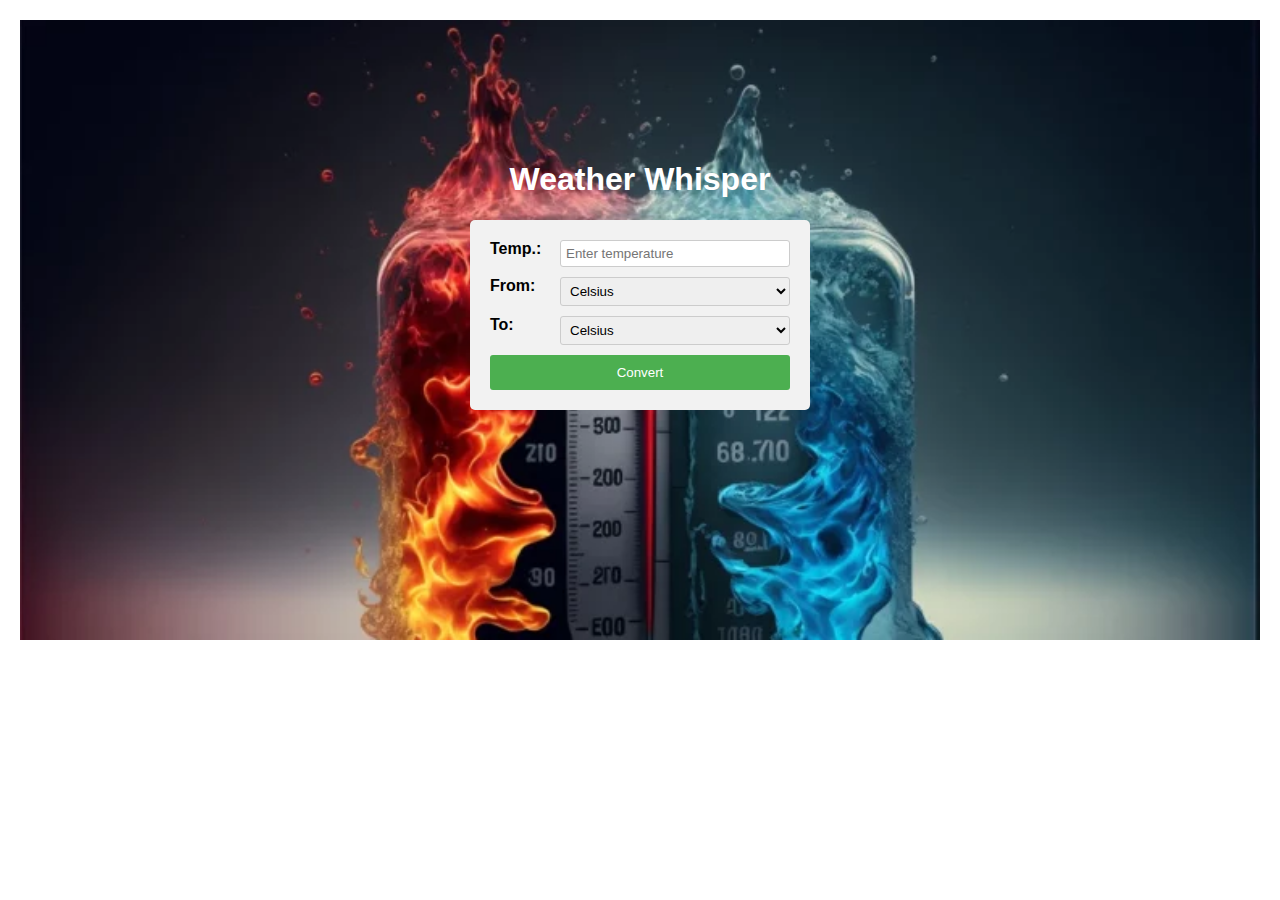
<file: Task1Part3/index.html>
<!DOCTYPE html>
<html>
<head>
  <title>Temperature Converter Website</title>
    <link rel="stylesheet" href="style.css">
</head>
<body>
    <div style="background-image: url('tempPicture.webp'); 
    background-size: cover; height: 560px; padding-top:60px;">
  <div style="background-color:transparent; height:520px; padding-top:60px;"> 
     <style>
      h1 {
          color: white;
      }
  </style>
  <h1>Weather Whisper</h1>
    <div class="converter">
    <div class="input-group">
      <label>Temp.: </label>
      <input type="number" id="temperature" placeholder="Enter temperature" required>
    </div>
    <div class="input-group">
      <label>From:</label>
      <select id="fromUnit">
        <option value="celsius">Celsius</option>
        <option value="fahrenheit">Fahrenheit</option>
        <option value="kelvin">Kelvin</option>
      </select>
    </div>
    <div class="input-group">
      <label>To:</label>
      <select id="toUnit">
        <option value="celsius">Celsius</option>
        <option value="fahrenheit">Fahrenheit</option>
        <option value="kelvin">Kelvin</option>
      </select>
    </div>
    <button class="convert-btn" onclick="convertTemperature()">Convert</button>
    <div class="result" id="result"></div>
  </div>
</div>
</div>
  <script src="script.js"></script>
</body>
</html>
</file>
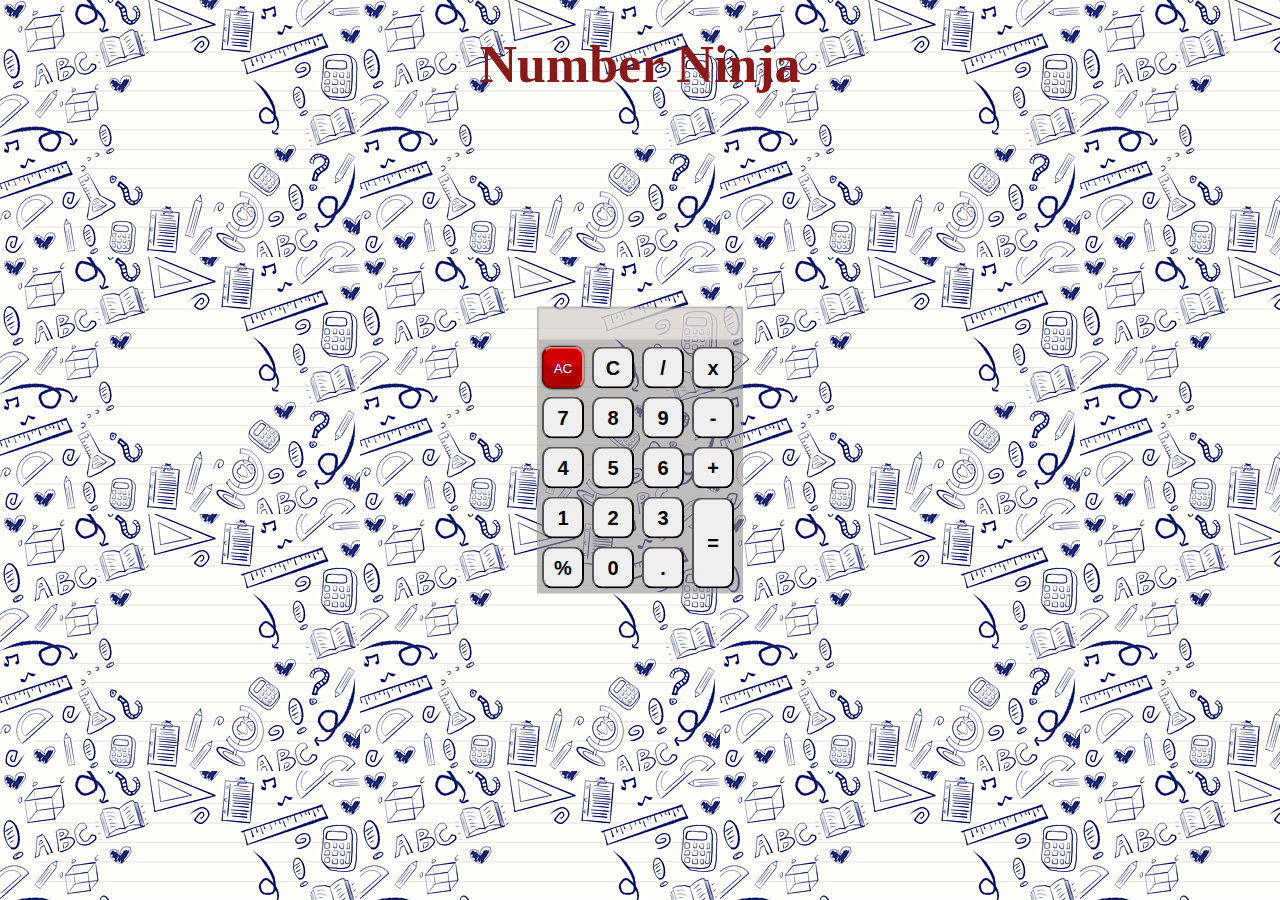
<file: Task2Part1/index.html>
<!DOCTYPE html>
<html lang="en">
    
<head>
    <meta charset="UTF-8">
    <meta name="viewport" content="width=device-width, initial-scale=1.0">
    <meta http-equiv="X-UA-Compatible" content="ie=edge">
    <title>Calculator Website</title>
    <link rel="stylesheet" href="style.css">
    <script src="script.js"></script>
</head>
<body>
    <style>
        h1{
            color: rgb(138, 25, 25);
        }
    </style>
    <h1>Number Ninja</h1>
    <div class="container">
        <form name="form">
            <input class="textview" name="textview">
        </form>
            <table>
                <tr>
                        <td><input class="allclearButton" type="button" value="AC" onclick="clean()"></td>
                        <td><input class="button" type="button" value="C" onclick="back()"></td>
                        <td><input class="button" type="button" value="/" onclick="insert('/')"></td>
                        <td><input class="button" type="button" value="x" onclick="insert('*')"></td>
                </tr>
                <tr>
                        <td><input class="button" type="button" value="7" onclick="insert(7)"></td>
                        <td><input class="button" type="button" value="8" onclick="insert(8)"></td>
                        <td><input class="button" type="button" value="9" onclick="insert(9)"></td>
                        <td><input class="button" type="button" value="-" onclick="insert('-')"></td>
                 </tr>
                 <tr>
                        <td><input class="button"  type="button" value="4" onclick=insert(4)></td>
                        <td><input class="button" type="button" value="5" onclick=insert(5)></td>
                        <td><input class="button" type="button" value="6" onclick="insert(6)"></td>
                        <td><input class="button" type="button" value="+" onclick="insert('+')"></td>
                </tr>
                 <tr>
                        <td><input class="button" type="button" value="1" onclick="insert(1)"></td>
                        <td><input class="button" type="button" value="2" onclick="insert(2)"></td>
                        <td><input class="button" type="button" value="3" onclick="insert(3)"></td>
                        <td rowspan="5"><input class="equalButton" type="button" value="=" onclick=equals()></td>
              </tr>
                <tr>
                        <td><input class="button" type="button" value="%" onclick="insert('%')"></td>
                        <td><input class="button" type="button" value="0" onclick="insert(0)"></td>
                        <td><input class="button" type="button" value="." onclick="insert('.')"></td>
                        
                </tr>

            </table>
    </div>
</body>
</html>
</file>
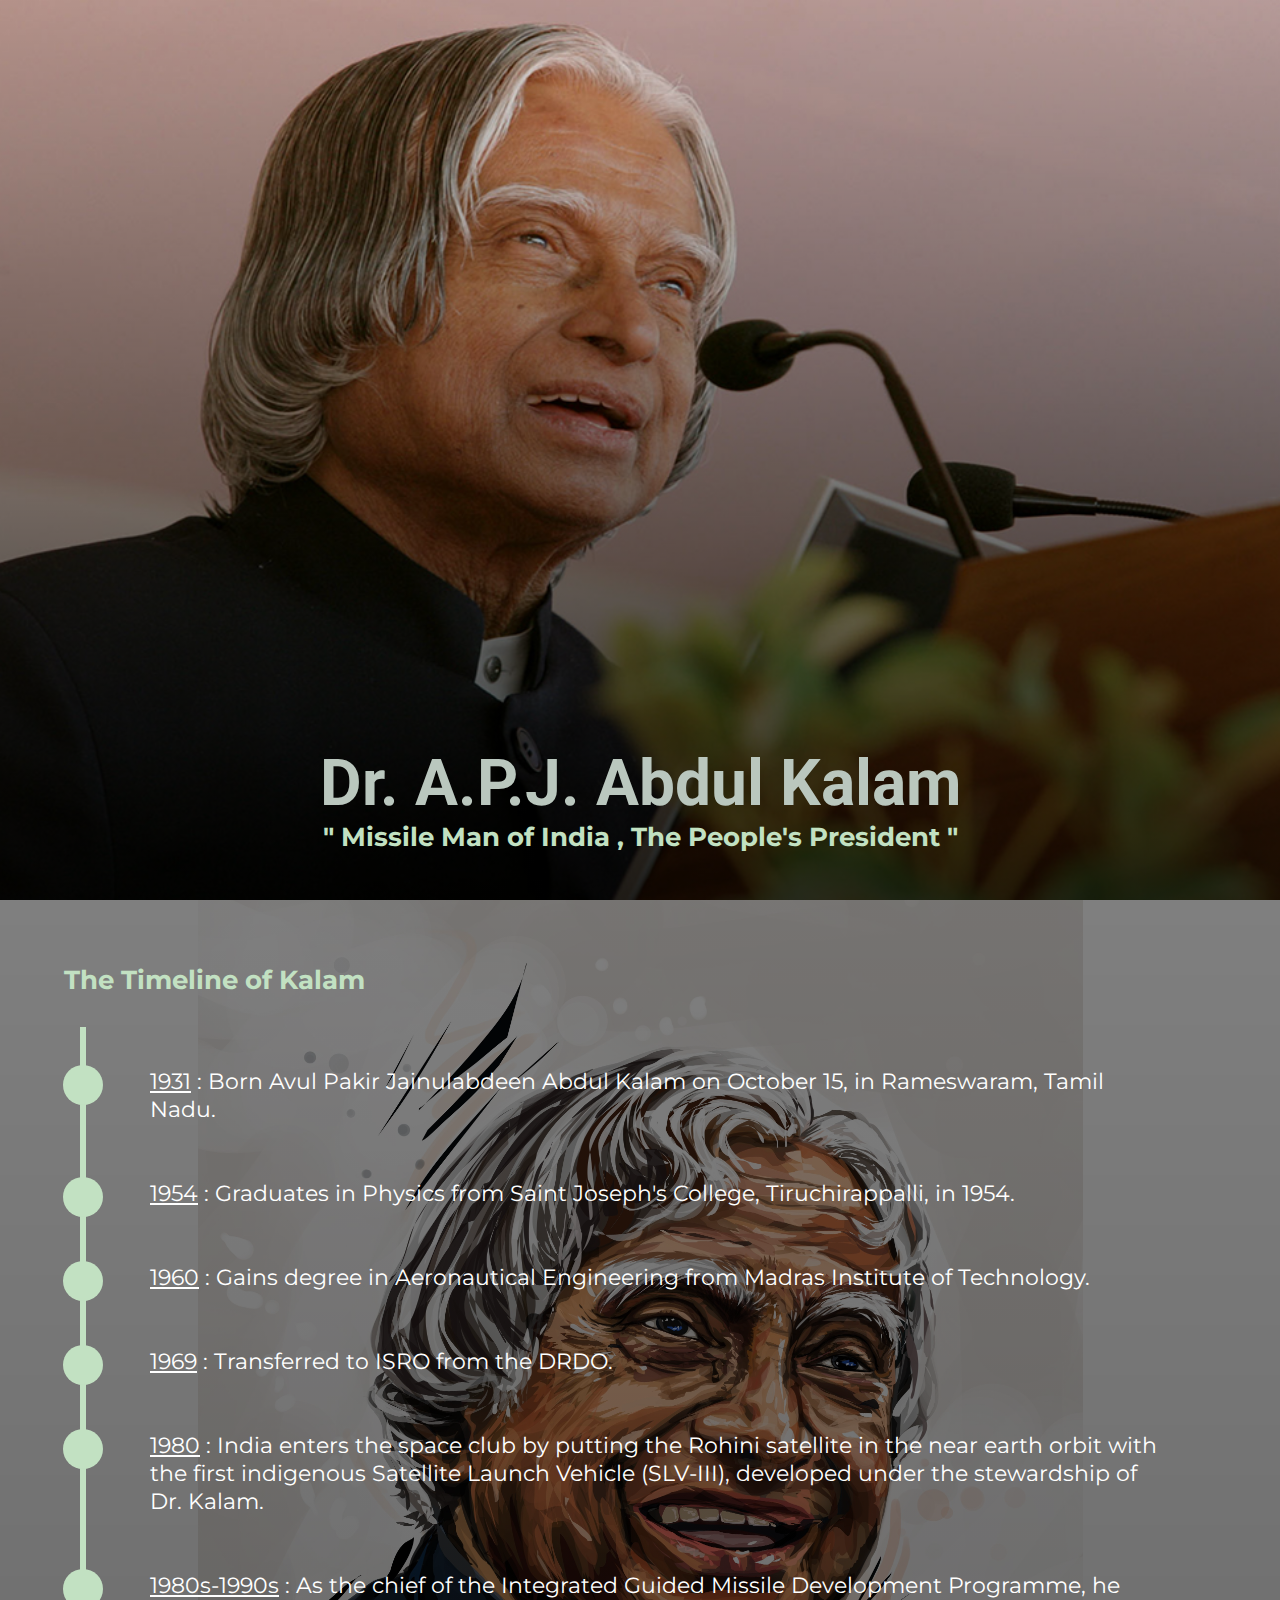
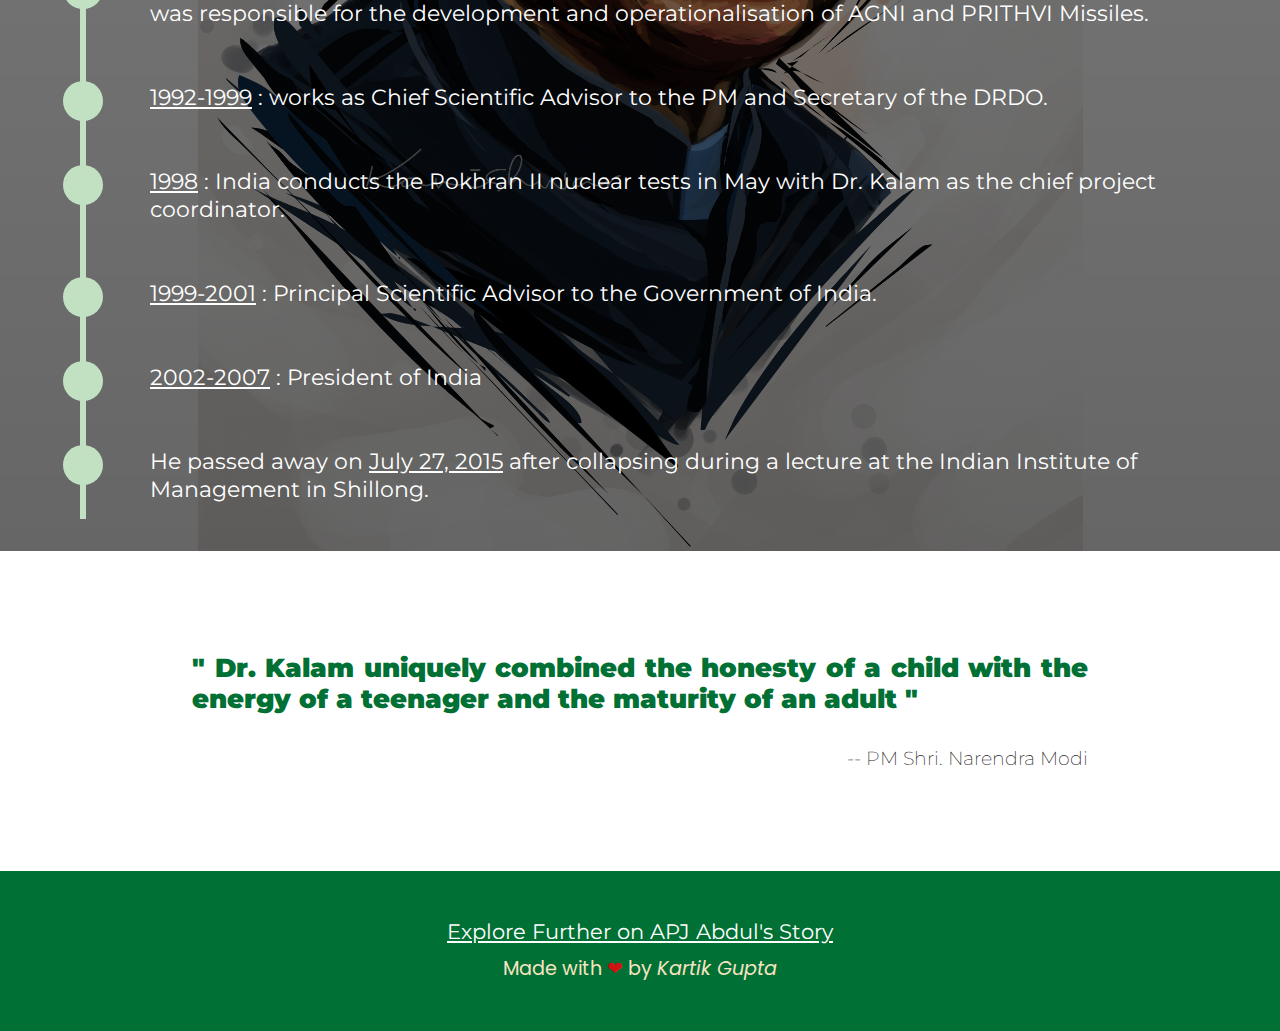
<file: Task2Part2/index.html>
<!DOCTYPE html>
<html lang="en">
<head>
    <meta charset="UTF-8">
    <meta name="description" content="Tribute Page - Dr. A.P.J. Abdul Kalam">
    <meta name="keywords" content="tribute page , abdul kalam, kalam, essay on kalam , Tribute Page - Dr. A.P.J. Abdul Kalam, tribute to abdul kalam , APJ kalam , github pages, demo website, projects using html and css only, short description about abdul kalam">
    <meta http-equiv="X-UA-Compatible" content="IE=edge">
    <meta name="author" content="Kartik Gupta">
    <meta name="viewport" content="width=device-width, initial-scale=1.0">
    <title>Tribute Page - Dr. A.P.J. Abdul Kalam</title>
    <link rel="stylesheet" href="style.css">
    <link rel="stylesheet" href="responsive.css">
</head>

<body>
    <header class="hero-section flex">
        <!-- <img src="images/Announcements.jpg" alt=""> -->
        <div class="hero-section-content flex">
            <h1 class="main-heading">Dr. A.P.J. Abdul Kalam</h1>
            <h2 class="sub-heading">" Missile Man of India , The People's President "</h2>
        </div>
    </header>
    <main>
        <section class="container timeline">
            <h2 class="sub-heading timeline-heading">The Timeline of Kalam</h2>
            <ul class="timeline-content flex">
                <li>
                    <p><a href="https://en.wikipedia.org/wiki/A._P._J._Abdul_Kalam#:~:text=Avul%20Pakir%20Jainulabdeen%20Abdul%20Kalam%20was,and%20one%20sister%20in%20his%20family." target="_blank">1931</a> : Born Avul Pakir Jainulabdeen Abdul Kalam on October 15, in Rameswaram, Tamil Nadu.</p>
                </li>
                <li>
                    <p><a href="https://en.wikipedia.org/wiki/A._P._J._Abdul_Kalam#:~:text=In%20his%20school,of%20Technology." target="_blank">1954</a> : Graduates in Physics from Saint Joseph's College, Tiruchirappalli, in 1954.</p>
                </li>
                <li>
                    <p><a href="https://en.wikipedia.org/wiki/A._P._J._Abdul_Kalam#:~:text=After%20graduating%20from,Service%20(DRDS)." target="_blank">1960</a> : Gains degree in Aeronautical Engineering from Madras Institute of Technology.</p>
                </li>
                <li>
                    <p><a href="https://en.wikipedia.org/wiki/A._P._J._Abdul_Kalam#:~:text=He%20started%20his,Organisation%20(ISRO)" target="_blank">1969</a> : Transferred to ISRO from the DRDO.</p>
                </li>
                <li>
                    <p><a href="https://en.wikipedia.org/wiki/A._P._J._Abdul_Kalam#:~:text=he%20was%20the%20project%20director%20of%20India%27s%20first%20Satellite%20Launch%20Vehicle%20(SLV%2DIII)%20which%20successfully%20deployed%20the%20Rohini%20satellite%20in%20near%2Dearth%20orbit%20in%20July%201980" target="_blank">1980</a> : India enters the space club by putting the Rohini satellite in the near earth orbit with
                        the first indigenous Satellite Launch Vehicle (SLV-III), developed under the stewardship of Dr.
                        Kalam.</p>
                </li>
                <li>
                    <p><a href="https://en.wikipedia.org/wiki/A._P._J._Abdul_Kalam#:~:text=Kalam%20played%20a%20major%20part%20in%20developing%20many%20missiles%20under%20the%20mission%20including%20Agni%2C%20an%20intermediate%20range%20ballistic%20missile%20and%20Prithvi%2C%20the%20tactical%20surface%2Dto%2Dsurface%20missile%2C%20although%20the%20projects%20have%20been%20criticised%20for%20mismanagement%20and%20cost%20and%20time%20overruns." target="_blank">1980s-1990s</a> : As the chief of the Integrated Guided Missile Development Programme, he was
                        responsible for the development and operationalisation of AGNI and PRITHVI Missiles.</p>
                </li>
                <li>
                    <p><a href="https://en.wikipedia.org/wiki/A._P._J._Abdul_Kalam#:~:text=Kalam%20served%20as,known%20nuclear%20scientist." target="_blank">1992-1999</a> : works as Chief Scientific Advisor to the PM and Secretary of the DRDO.</p>
                </li>
                <li>
                    <p><a href="https://en.wikipedia.org/wiki/A._P._J._Abdul_Kalam#:~:text=In%201998%2C%20along%20with%20cardiologist%20Soma%20Raju%2C%20Kalam%20developed%20a%20low%20cost%20coronary%20stent%2C%20named%20the%20%22Kalam%2DRaju%20Stent%22.%5B36%5D%5B37%5D%20In%202012%2C%20the%20duo%20designed%20a%20rugged%20tablet%20computer%20for%20health%20care%20in%20rural%20areas%2C%20which%20was%20named%20the%20%22Kalam%2DRaju%20Tablet%22." target="_blank">1998</a> : India conducts the Pokhran II nuclear tests in May with Dr. Kalam as the chief project
                        coordinator.</p>
                </li>
                <li>
                    <p><a href="https://en.wikipedia.org/wiki/A._P._J._Abdul_Kalam#:~:text=Kalam%20served%20as%20the%20Chief%20Scientific%20Adviser%20to%20the%20Prime%20Minister%20and%20Secretary%20of%20the%20Defence%20Research%20and%20Development%20Organisation%20from%20July%201992%20to%20December%201999." target="_blank">1999-2001</a> : Principal Scientific Advisor to the Government of India.</p>
                </li>
                <li>
                    <p><a href="https://en.wikipedia.org/wiki/A._P._J._Abdul_Kalam#:~:text=Kalam%20served%20as%20the%2011th%20president%20of%20India%2C%20succeeding%20K.%20R.%20Narayanan.%20He%20won%20the%202002%20presidential%20election%20with%20an%20electoral%20vote%20of%20922%2C884%2C%20surpassing%20the%20107%2C366%20votes%20won%20by%20Lakshmi%20Sahgal.%20His%20term%20lasted%20from%2025%20July%202002%2C%20to%2025%20July%202007." target="_blank">2002-2007</a> : President of India</p>
                </li>
                <li>
                    <p>He passed away on <a href="https://en.wikipedia.org/wiki/A._P._J._Abdul_Kalam#:~:text=On%2027%20July%202015%2C%20Kalam,guy!%20Are%20you%20doing%20well%3F%22" target="_blank">July 27, 2015</a> after collapsing during a lecture at the Indian Institute of
                        Management in Shillong.</p>
                </li>
            </ul>
        </section>
    </main>

    <section class="container quote-section flex">
        <p class="quote-text quotefont">
            " Dr. Kalam uniquely combined the honesty of a child with the energy of a teenager and the maturity of an
            adult "<span>-- PM Shri. Narendra Modi</span>
        </p>
    </section>
    <footer class="footer flex">
        <div class="footer-content ">
            <a class="read-more" href="https://en.wikipedia.org/wiki/A._P._J._Abdul_Kalam" target="_blank">Explore Further on APJ Abdul's Story
                </a>
            <p class="copyright">Made with <span>&#10084;</span> by <em>Kartik Gupta</em> </p>
        </div>
    </footer>

</body>

</html>
</file>
<file: Task1Part3/style.css>
body {
  font-family: Arial, sans-serif;
  margin: 0;
  padding: 20px;
}
h1 {
  text-align: center;
}
.converter {
  max-width: 300px;
  margin: 20px auto;
  padding: 20px;
  background-color: #f2f2f2;
  border-radius: 5px;
}

.input-group {
  display: flex;
  margin-bottom: 10px;
}

.input-group label {
  width: 70px;
  font-weight: bold;
}

.input-group input {
  flex-grow: 1;
  padding: 5px;
  border: 1px solid #ccc;
  border-radius: 3px;
}

.input-group select {
  flex-grow: 1;
  padding: 5px;
  border: 1px solid #ccc;
  border-radius: 3px;
}

.convert-btn {
  display: block;
  width: 100%;
  padding: 10px;
  margin-top: 10px;
  background-color: #4CAF50;
  color: white;
  border: none;
  border-radius: 3px;
  cursor: pointer;
}

.result {
  text-align: center;
  font-weight: bold;
}
</file>
<file: Task2Part1/style.css>
body {
	background-image: url("image2.jpg");
}
.textview{
  display: inline-block;
	margin: 2px;
	width: 198px;
	height: 29px;
	font-size: 20px;
    font-weight: bold;
    background-color: rgba(245, 242, 237, 0.589);
	/* background:none */
	/* border-radius: 10px; */
	border: none;
}

.equalButton {
    cursor: pointer;
	display: inline-block;
	margin: 2px;
	width: 42px;
	height:91px;
    outline: none;
	font-size: 20px;
	font-weight: bold;
	border-radius: 10px;
  
}

.button {
    cursor: pointer;
	display: inline-block;
	margin: 2px;
	width: 42px;
	height: 42px;
	font-size: 20px;
	font-weight: bold;
	border-radius: 10px;
	outline: none;
  
}

.button:active, .allclearButton:active,.equalButton:active{
    background-color: #3e8e41;
    box-shadow: 0 3px #666;
    transform: translateY(4px);
  }



.button:hover,.equalButton:hover {
	background-color: #FFBA75;
	box-shadow: 0px 0px 2px #FFBA75, inset 0px -20px 1px #FF8000;
	border-top: 2px solid #FFF;
	border-right: 2px solid #FFF;
	border-bottom: 2px solid #AE5700;
	border-left: 2px solid #AE5700;
}

.allclearButton {
  border-radius: 10px;
	color: #FFF;
    margin: 2px;
	width: 42px;
	height: 42px;
	text-shadow: -1px -1px 0px #44006F;
	background-color: #D20000;
	border-top: 2px solid #FF8484;
	border-right: 2px solid #FF8484;
	border-bottom: 2px solid #800000;
	border-left: 2px solid #800000;
	box-shadow: 0px 0px 2px #030303, inset 0px -20px 1px #B00000;
	outline: none;
}

h1{
	color:#F1620B;
	font-size: 52px;
    text-justify: newspaper;
    text-align: center;

}
.container{
		background: rgba(146, 142, 142, 0.589);
		/* background-size: 100px 80px; */
		background-size: cover;
		position:absolute;
        top:50%;
        left:50%;
        transform:translateX(-50%) translateY(-50%)
}
</file>
<file: Task2Part2/style.css>
@import url('https://fonts.googleapis.com/css2?family=Bebas+Neue&family=Montserrat&family=Orbitron&family=Oswald:wght@300&family=Poppins:wght@400;700&family=Roboto:wght@400;700&family=Teko:wght@300&display=swap');

:root {
    --primary-text-color: #BAC7BE;
    --secondary-text-color: #C2E1C2;
    --inline-padding: 2rem;
    --inline-margin: 3rem;
}


* {
    margin: 0;
    padding: 0;
    box-sizing: border-box;
}


body {
    font-family: 'Poppins', sans-serif;
}

/* Utility Classes start*/
.container {
    max-width: 1440px;
    min-width: 500px;
    margin-inline: auto;
    padding: var(--inline-padding);
}

.main-heading {
    font-size: 4rem;
    color: var(--primary-text-color);
    font-family: 'Roboto', sans-serif;
}

.sub-heading {
    font-size: 1.6rem;
    color: var(--secondary-text-color);
    font-family: 'Montserrat', sans-serif;
}

h3 {}

li {
    font-size: 1.4rem;
    font-family: 'Montserrat', sans-serif;
    color: rgb(255, 255, 255);
}
.quotefont{
    font-family: 'Montserrat', sans-serif;
    color: #007034;
    font-weight: 900; 
    font-size: 1.6rem;
}
.flex {
    display: flex;
    align-items: center;
    justify-content: center;
}

ul {
    list-style: none;
}
a{
    color: #ffffff;
    font-family: 'Montserrat', sans-serif;
}


/* Utility Classes end*/




.hero-section {
    min-height: 100vh;
    min-width: 95vw;
    align-items: end;
    background: linear-gradient(rgb(0, 0, 0, 0.1), rgb(0, 0, 0, 0.8)), url(Announcements\ \(1\).jpg) no-repeat center center/cover;
    background-size: cover;
    background-position: top;
}

.hero-section-content {
    flex-direction: column;
    margin-bottom: 3rem;
    text-align: center;
}

.timeline {
    background: linear-gradient(rgb(0, 0, 0, 0.5), rgb(0, 0, 0, 0.6)), url(wp6598927-a-p-j-abdul-kalam-wallpapers.jpg) no-repeat center center/cover;
    background-blend-mode: darken;
    background-size: contain;
    background-position: center;
}

.timeline-heading {
    padding: 2rem;
}

.timeline-content {
    min-height: 100%;
    flex-direction: column;
    align-items: flex-start;
    border-left: 6px solid var(--secondary-text-color);
    padding-inline: var(--inline-padding);
    margin-inline: var(--inline-margin);
}

.timeline-content li {
    padding-left: 2rem;
    padding-bottom: 1rem;
}

li::before {
    display: block;
    content: " ";
    position: relative;
    top: 2.35rem;
    left: -5.45rem;
    height: 2.5rem;
    width: 2.5rem;
    background-color: var(--secondary-text-color);
    border-radius: 50%;
}

.quote-section{
    min-height: 20rem;
    background-color: #ffffff;
    flex-direction: column;
    text-align: justify;
}
.quote-text{
    margin-inline: 10rem;
    
}
.quote-text span{
    display: block;
    text-align: right;
    margin-top: 2rem;
    font-size: 1.2rem;
    font-weight: 200;
    color: #242424;
}

.footer{
    min-height: 10rem;
    background-color: #007034;
    text-align: center;
}
.read-more{
    font-size: 1.3rem;
}
.copyright{
    margin-top: 0.5rem;
    color: #f6e4c2;
    font-size: 1.2rem;
}
.copyright span{
    color: #cf1212;
}
</file>
<file: Task2Part2/responsive.css>
@media (width >=1024px) {
   }

@media only screen and (max-width: 1024px) {
    :root {
        --inline-padding: 1.5rem;
        --inline-margin: 2.5rem;
    }
    .main-heading {
        font-size: 3rem;
    }

    .sub-heading {
        font-size: 1.2rem;
    }

    li {
        font-size: 1.2rem;
    }

    .quotefont {
        font-size: 1.3rem;
    }
    /* utility classes end  */

    .timeline {
        background-size: cover;
    }

    .timeline-content li {
        padding-left: 1.5rem;
        padding-bottom: 0.8rem;
    }

    li::before {
        top: 2.1rem;
        left: -4.5rem;
        height: 2.5rem;
        width: 2.5rem;
    }

    .quote-text {
        margin-inline: 5rem;
    }

    .quote-text span {
        margin-top: 1.8rem;
        font-size: 1.1rem;
    }

    .read-more {
        font-size: 1.2rem;
    }

    .copyright {
        font-size: 1.1rem;
    }

}

@media only screen and (max-width: 768px) {
    :root {
        --inline-padding: 0.5rem;
        --inline-margin: 0.5rem;
    }

    .container {
        min-width: 300px;
        padding: var(--inline-padding);
    }

    .main-heading {
        font-size: 2.5rem;
    }

    .sub-heading {
        font-size: 1.05rem;
    }

    li {
        font-size: 1rem;
    }
    .quotefont {
        font-size: 1.1rem;
    }

    .hero-section {
        min-height: 80vh;
        background-position: top center;
    }

    .hero-section-content {
        margin-bottom: 1.5rem;
    }

    

    .timeline-heading {
        padding: 1.5rem 1rem;
    }

    .timeline-content {
        border-left: 3px solid var(--secondary-text-color);
        ;
    }

    .timeline-content li {
        padding-left: 1rem;
        padding-bottom: 0;
    }

    li::before {
        top: 1.35rem;
        left: -2.35rem;
        height: 1.5rem;
        width: 1.5rem;
    }
    .quote-section{
        min-height: 15rem;
    }
    .quote-text {
        margin-inline: 1rem;
    }

    .quote-text span {
        margin-top: 1.8rem;
        font-size: 1rem;
    }
    .footer{
        min-height: 8rem;
    }
    .read-more {
        font-size: 1rem;
    }

    .copyright {
        margin-top: 0.3rem;
        font-size: 0.9rem;
    }


}

@media only screen and (max-width : 500px) {
    /* Utility Classes start*/
    .main-heading {
        font-size: 1.5rem;
    }
    .sub-heading {
        font-size: 0.8rem;
    }

    li {
        font-size: 0.8rem;
    }
    .quotefont {
        font-size: 0.8rem;
    }

    /* utility classes end  */
    .hero-section {
        min-height: 40vh;
        background-position: top center;
    }

    .hero-section-content {
        margin-bottom: 1rem;
    }
    .timeline-heading{
        padding: 0.8rem 0.5rem;
    }
    .timeline-content {
        border-left: 2px solid var(--secondary-text-color);
    }

    .timeline-content li {
        padding-left: 0.5rem;
        padding-bottom: 0;
    }
    li::before {
        top: 0.95rem;
        left: -1.5rem;
        height: 0.9rem;
        width: 0.9rem;
    }
    .quote-section{
        min-height: 10rem;
    }
    .quote-text {
        margin-inline: 0.5rem;
    }

    .quote-text span {
        margin-top: 0.6rem;
        font-size: 0.7rem;
    }
    .footer{
        min-height: 7rem;
    }
    .read-more {
        font-size: 0.8rem;
    }

    .copyright {
        margin-top: 0.15rem;
        font-size: 0.75rem;
    }
}




/* 
@media (400px <= width <= 1000px) {
    .footer{
        background-color: orange;
    }
} */
</file>
